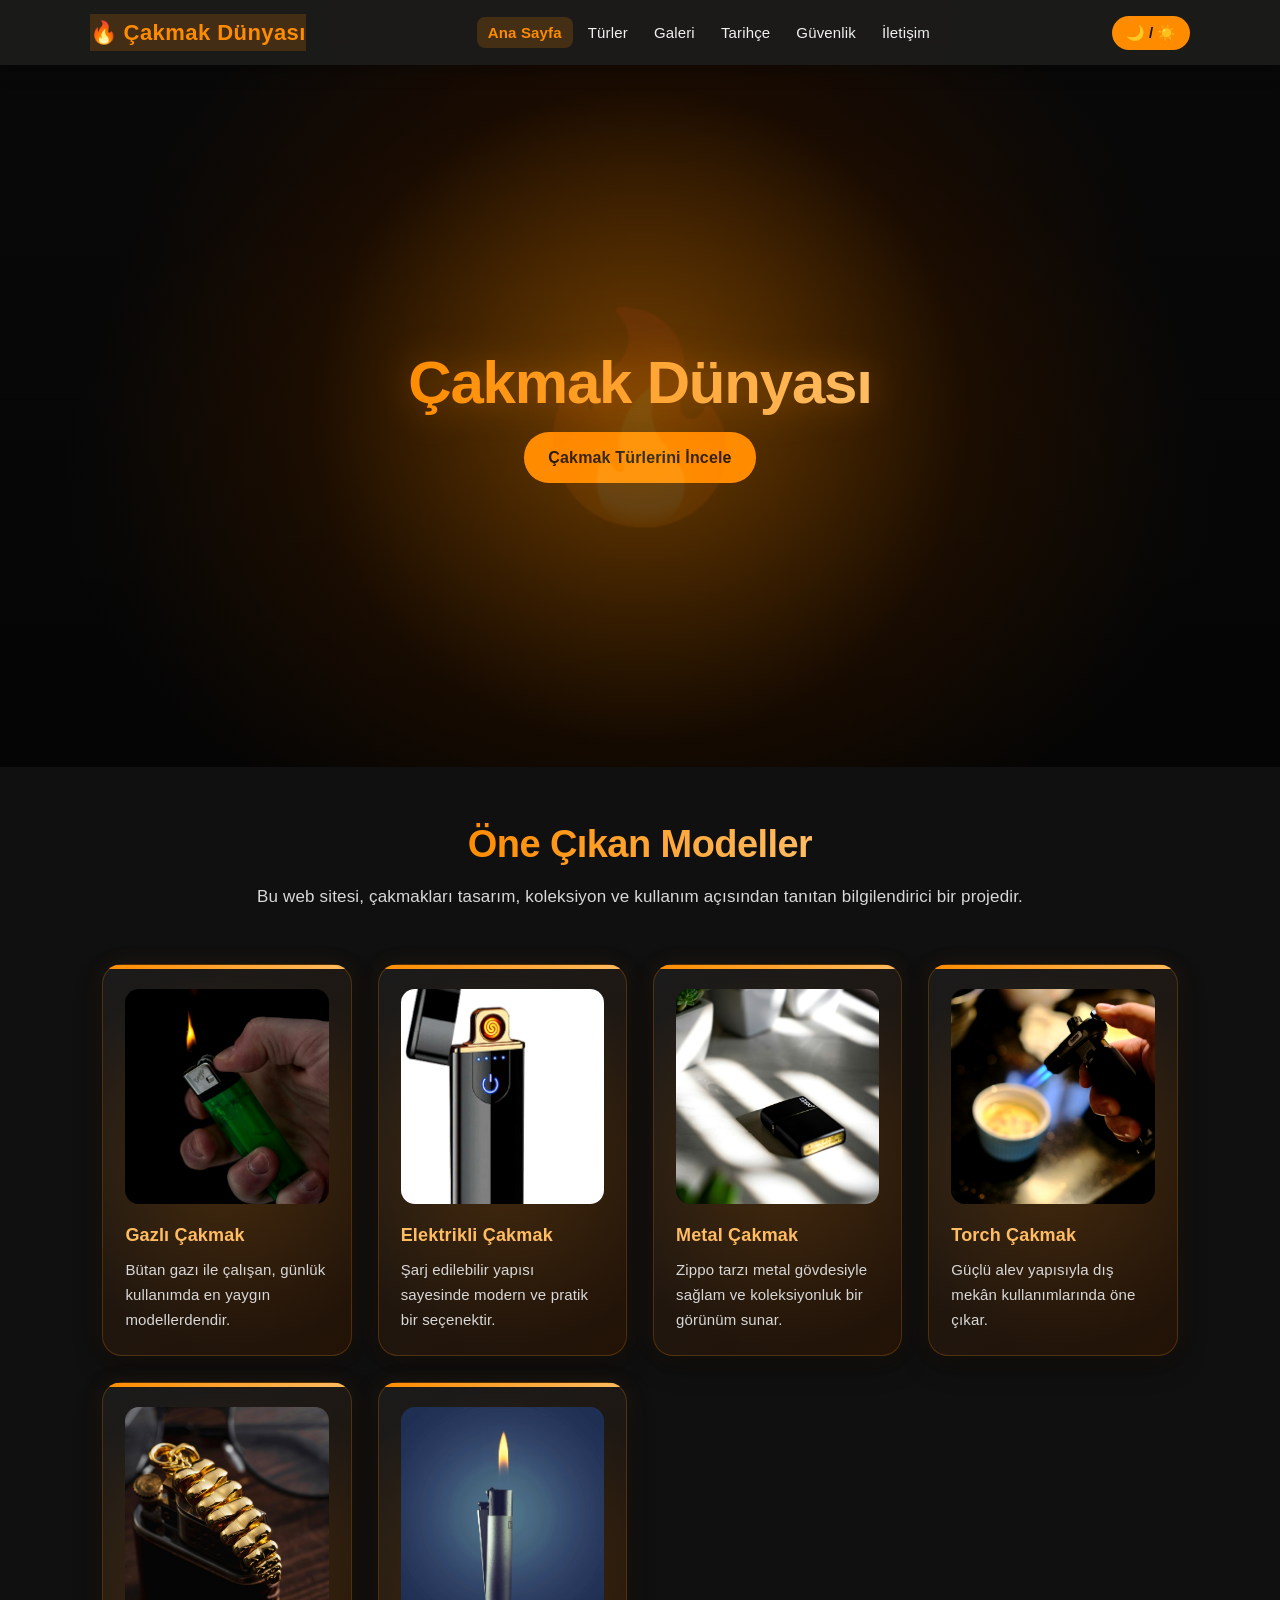
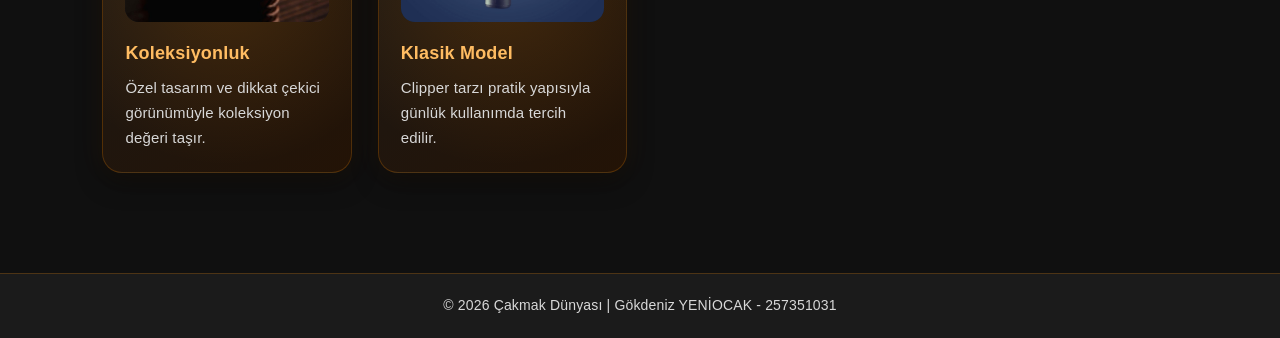
<file: index.html>
<!DOCTYPE html>
<html lang="tr">
<head>
  <meta charset="UTF-8"><meta name="viewport" content="width=device-width, initial-scale=1.0">
<title>Çakmak Dünyası | Ana Sayfa</title>
<meta name="description" content="Çakmak Dünyası — gazlı, elektrikli, metal ve koleksiyonluk çakmak modellerini keşfedin. Tasarım, tarihçe ve güvenli kullanım bilgileri.">
<meta name="author" content="Çakmak Dünyası">
<meta property="og:title" content="Çakmak Dünyası | Ana Sayfa">
<meta property="og:description" content="Gazlı, elektrikli, metal ve koleksiyonluk çakmak modellerini keşfedin. Tasarım, tarihçe ve güvenli kullanım bilgileri.">
<meta property="og:type" content="website">
<meta property="og:image" content="favicon.png">
<meta property="og:locale" content="tr_TR">
<link rel="icon" type="image/png" href="favicon.png">
<link rel="stylesheet" href="style.css?v=2">
</head>
<body>
<header>
  <div id="loader"><div class="loader-flame">🔥</div><p>Çakmak Dünyası yükleniyor...</p></div>
  <nav class="navbar">
    <a href="index.html" class="logo">🔥 Çakmak Dünyası</a>
    <ul>
      <li><a href="index.html">Ana Sayfa</a></li>
      <li><a href="turler.html">Türler</a></li>
      <li><a href="galeri.html">Galeri</a></li>
      <li><a href="tarihce.html">Tarihçe</a></li>
      <li><a href="guvenlik.html">Güvenlik</a></li>
      <li><a href="iletisim.html">İletişim</a></li>
    </ul>
    <button class="theme-btn" onclick="temaDegistir()" title="Tema değiştir">🌙 / ☀️</button>
  </nav>
</header>
<section class="hero">
  <div>
    <h1>Çakmak Dünyası</h1>
    <a class="btn" href="turler.html">Çakmak Türlerini İncele</a>
  </div>
</section>
<main>
<section class="section"><h2>Öne Çıkan Modeller</h2><p class="center-text">Bu web sitesi, çakmakları tasarım, koleksiyon ve kullanım açısından tanıtan bilgilendirici bir projedir.</p></section>
<section class="cards">
  <div class="card">
    <div class="photo-wrap"><img src="images/gazli.jpg" alt="Gazlı Çakmak"></div>
    <h3>Gazlı Çakmak</h3>
    <p>Bütan gazı ile çalışan, günlük kullanımda en yaygın modellerdendir.</p>
  </div>
  <div class="card">
    <div class="photo-wrap"><img src="images/elektrikli.jpg" alt="Elektrikli Çakmak"></div>
    <h3>Elektrikli Çakmak</h3>
    <p>Şarj edilebilir yapısı sayesinde modern ve pratik bir seçenektir.</p>
  </div>
  <div class="card">
    <div class="photo-wrap"><img src="images/metal.jpg" alt="Metal Çakmak"></div>
    <h3>Metal Çakmak</h3>
    <p>Zippo tarzı metal gövdesiyle sağlam ve koleksiyonluk bir görünüm sunar.</p>
  </div>
  <div class="card">
    <div class="photo-wrap"><img src="images/torch.jpg" alt="Torch Çakmak"></div>
    <h3>Torch Çakmak</h3>
    <p>Güçlü alev yapısıyla dış mekân kullanımlarında öne çıkar.</p>
  </div>
  <div class="card">
    <div class="photo-wrap"><img src="images/koleksiyon.jpg" alt="Koleksiyonluk"></div>
    <h3>Koleksiyonluk</h3>
    <p>Özel tasarım ve dikkat çekici görünümüyle koleksiyon değeri taşır.</p>
  </div>
  <div class="card">
    <div class="photo-wrap"><img src="images/klasik.jpg" alt="Klasik Model"></div>
    <h3>Klasik Model</h3>
    <p>Clipper tarzı pratik yapısıyla günlük kullanımda tercih edilir.</p>
  </div>
</section>
</main>
<footer>© 2026 Çakmak Dünyası | Gökdeniz YENİOCAK - 257351031</footer>
<script src="script.js"></script>
</body></html>
</file>
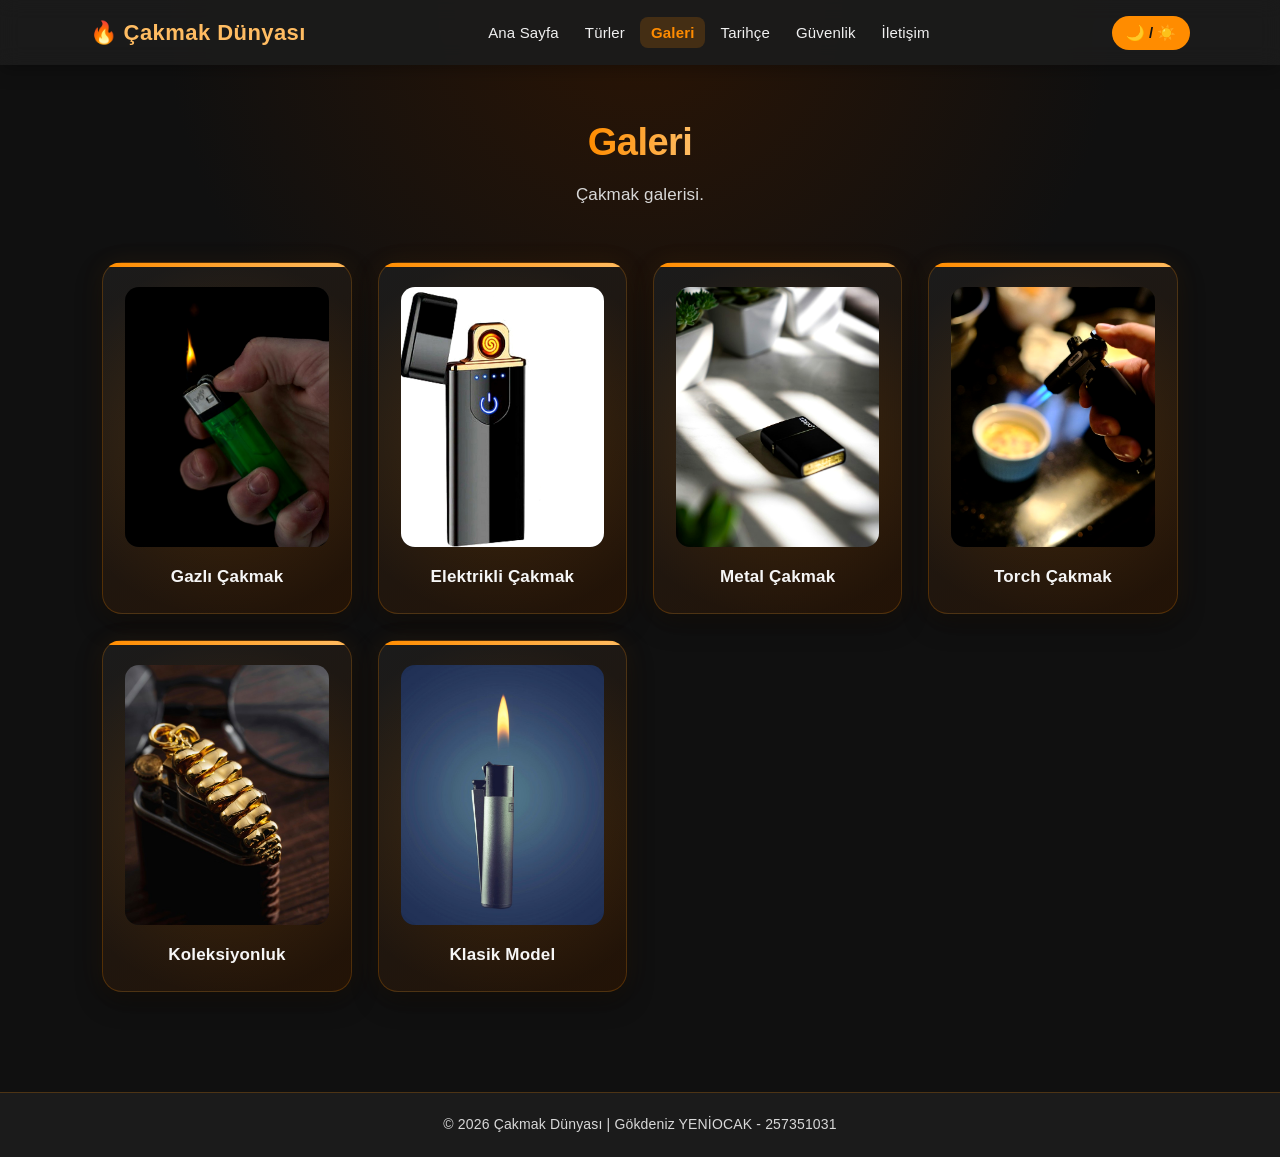
<file: galeri.html>
<!DOCTYPE html><html lang="tr"><head>
<meta charset="UTF-8"><meta name="viewport" content="width=device-width, initial-scale=1.0">
<title>Çakmak Dünyası | Galeri</title>
<meta name="description" content="Gazlı, elektrikli, metal, torch ve koleksiyonluk çakmak modellerinin fotoğraflarını bir arada görün. Çakmak Dünyası görsel galerisi.">
<meta name="author" content="Çakmak Dünyası">
<meta property="og:title" content="Çakmak Dünyası | Galeri">
<meta property="og:description" content="Gazlı, elektrikli, metal, torch ve koleksiyonluk çakmak modellerinin fotoğraflarını bir arada görün. Çakmak Dünyası görsel galerisi.">
<meta property="og:type" content="website">
<meta property="og:image" content="favicon.png">
<meta property="og:locale" content="tr_TR">
<link rel="icon" type="image/png" href="favicon.png">
<link rel="stylesheet" href="style.css?v=2">
</head>
<body>
<header>
  <div id="loader"><div class="loader-flame">🔥</div><p>Çakmak Dünyası yükleniyor...</p></div>
  <nav class="navbar">
    <a href="index.html" class="logo">🔥 Çakmak Dünyası</a>
    <ul>
      <li><a href="index.html">Ana Sayfa</a></li>
      <li><a href="turler.html">Türler</a></li>
      <li><a href="galeri.html">Galeri</a></li>
      <li><a href="tarihce.html">Tarihçe</a></li>
      <li><a href="guvenlik.html">Güvenlik</a></li>
      <li><a href="iletisim.html">İletişim</a></li>
    </ul>
    <button class="theme-btn" onclick="temaDegistir()" title="Tema değiştir">🌙 / ☀️</button>
  </nav>
</header>
<main>
<section class="section"><h1>Galeri</h1><p class="center-text">Çakmak galerisi.</p></section>
<section class="gallery">
  <div class="gallery-item">
    <div class="photo-wrap"><img src="images/gazli.jpg" alt="Gazlı Çakmak"></div>
    <p>Gazlı Çakmak</p>
  </div>
  <div class="gallery-item">
    <div class="photo-wrap"><img src="images/elektrikli.jpg" alt="Elektrikli Çakmak"></div>
    <p>Elektrikli Çakmak</p>
  </div>
  <div class="gallery-item">
    <div class="photo-wrap"><img src="images/metal.jpg" alt="Metal Çakmak"></div>
    <p>Metal Çakmak</p>
  </div>
  <div class="gallery-item">
    <div class="photo-wrap"><img src="images/torch.jpg" alt="Torch Çakmak"></div>
    <p>Torch Çakmak</p>
  </div>
  <div class="gallery-item">
    <div class="photo-wrap"><img src="images/koleksiyon.jpg" alt="Koleksiyonluk"></div>
    <p>Koleksiyonluk</p>
  </div>
  <div class="gallery-item">
    <div class="photo-wrap"><img src="images/klasik.jpg" alt="Klasik Model"></div>
    <p>Klasik Model</p>
  </div>
</section>
</main><footer>© 2026 Çakmak Dünyası | Gökdeniz YENİOCAK - 257351031</footer>
<script src="script.js"></script></body></html>
</file>
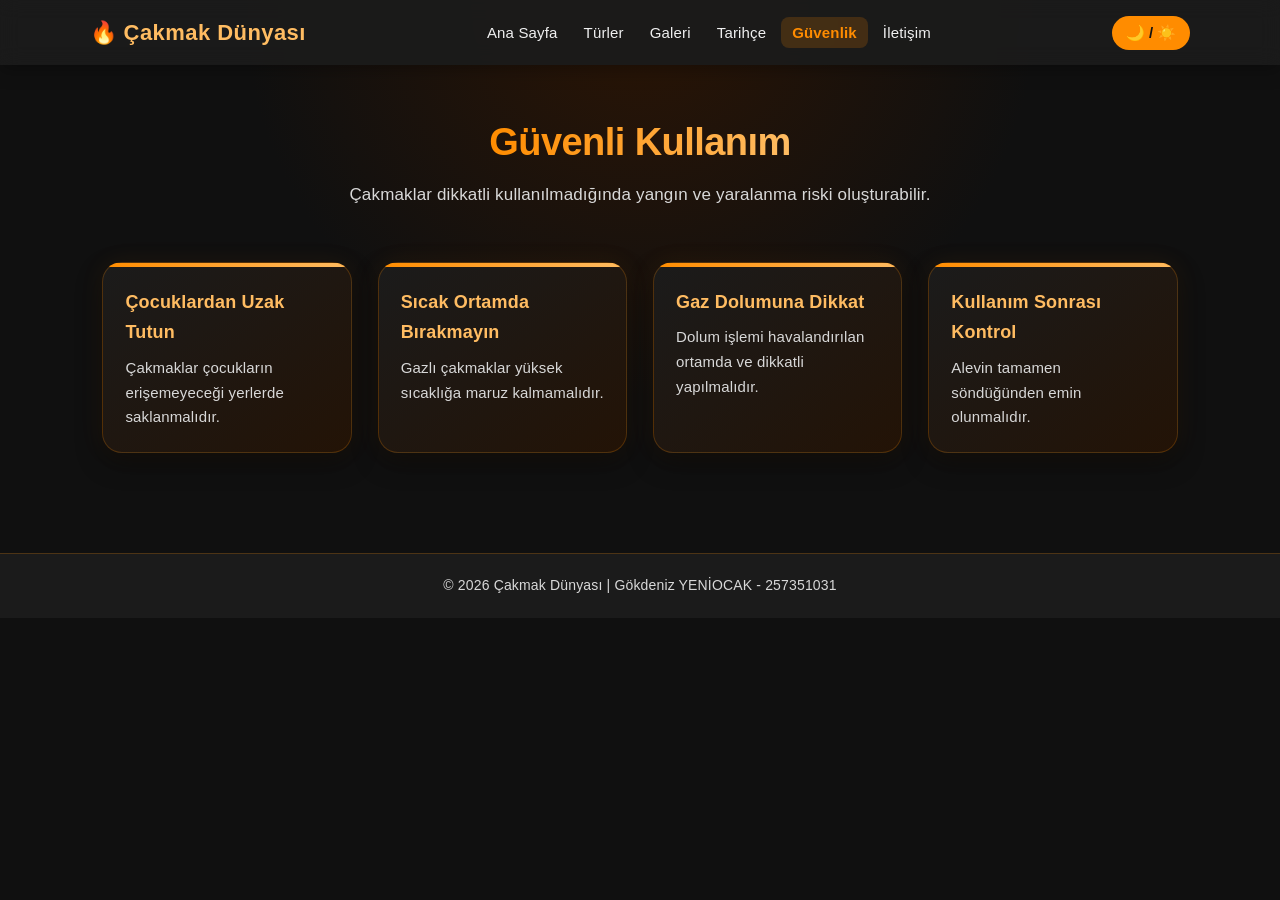
<file: guvenlik.html>
<!DOCTYPE html><html lang="tr"><head>
<meta charset="UTF-8"><meta name="viewport" content="width=device-width, initial-scale=1.0">
<title>Çakmak Dünyası | Güvenlik</title>
<meta name="description" content="Çakmakları güvenle kullanmak için bilmeniz gerekenler: çocuklardan uzak tutma, sıcaktan koruma, gaz dolumu ve alev kontrolüne dair pratik ipuçları.">
<meta name="author" content="Çakmak Dünyası">
<meta property="og:title" content="Çakmak Dünyası | Güvenlik">
<meta property="og:description" content="Çakmakları güvenle kullanmak için bilmeniz gerekenler: çocuklardan uzak tutma, sıcaktan koruma, gaz dolumu ve alev kontrolüne dair pratik ipuçları.">
<meta property="og:type" content="website">
<meta property="og:image" content="favicon.png">
<meta property="og:locale" content="tr_TR">
<link rel="icon" type="image/png" href="favicon.png">
<link rel="stylesheet" href="style.css?v=2">
</head>
<body>
<header>
  <div id="loader"><div class="loader-flame">🔥</div><p>Çakmak Dünyası yükleniyor...</p></div>
  <nav class="navbar">
    <a href="index.html" class="logo">🔥 Çakmak Dünyası</a>
    <ul>
      <li><a href="index.html">Ana Sayfa</a></li>
      <li><a href="turler.html">Türler</a></li>
      <li><a href="galeri.html">Galeri</a></li>
      <li><a href="tarihce.html">Tarihçe</a></li>
      <li><a href="guvenlik.html">Güvenlik</a></li>
      <li><a href="iletisim.html">İletişim</a></li>
    </ul>
    <button class="theme-btn" onclick="temaDegistir()" title="Tema değiştir">🌙 / ☀️</button>
  </nav>
</header>
<main>
<section class="section"><h1>Güvenli Kullanım</h1><p class="center-text">Çakmaklar dikkatli kullanılmadığında yangın ve yaralanma riski oluşturabilir.</p></section>
<section class="tips">
  <div class="tip"><h3>Çocuklardan Uzak Tutun</h3><p>Çakmaklar çocukların erişemeyeceği yerlerde saklanmalıdır.</p></div>
  <div class="tip"><h3>Sıcak Ortamda Bırakmayın</h3><p>Gazlı çakmaklar yüksek sıcaklığa maruz kalmamalıdır.</p></div>
  <div class="tip"><h3>Gaz Dolumuna Dikkat</h3><p>Dolum işlemi havalandırılan ortamda ve dikkatli yapılmalıdır.</p></div>
  <div class="tip"><h3>Kullanım Sonrası Kontrol</h3><p>Alevin tamamen söndüğünden emin olunmalıdır.</p></div>
</section>
</main><footer>© 2026 Çakmak Dünyası | Gökdeniz YENİOCAK - 257351031</footer>
<script src="script.js"></script></body></html>
</file>
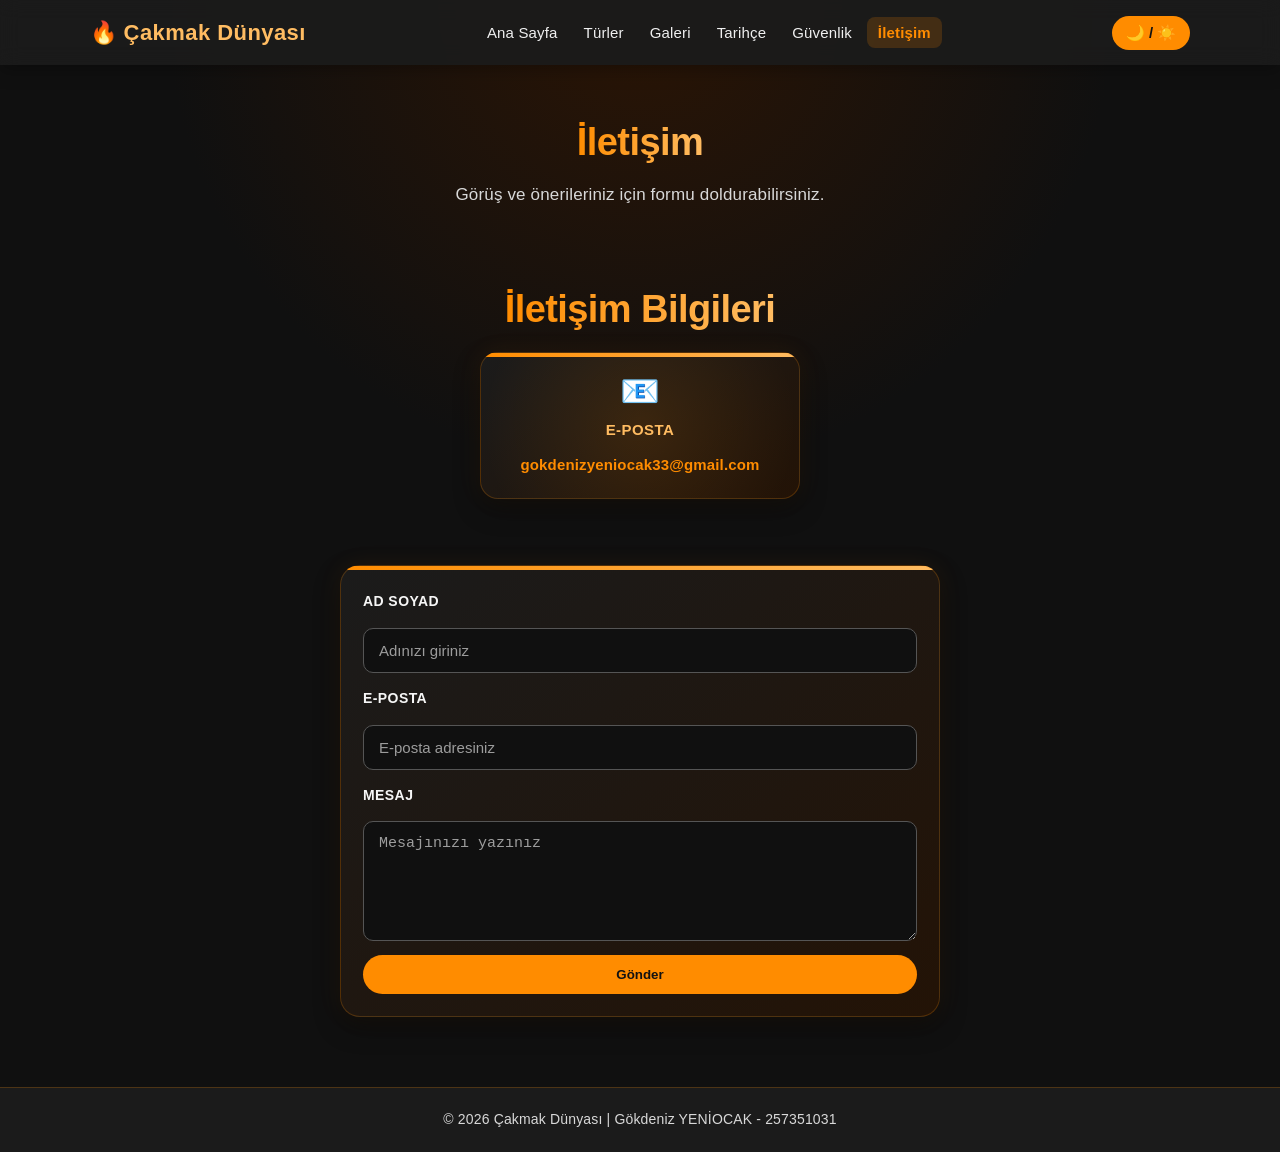
<file: iletisim.html>
<!DOCTYPE html><html lang="tr"><head>
<meta charset="UTF-8"><meta name="viewport" content="width=device-width, initial-scale=1.0">
<title>Çakmak Dünyası | İletişim</title>
<meta name="description" content="Çakmak Dünyası ile iletişime geçin. Görüş, öneri ve sorularınızı iletişim formu aracılığıyla bize iletebilirsiniz.">
<meta name="author" content="Çakmak Dünyası">
<meta property="og:title" content="Çakmak Dünyası | İletişim">
<meta property="og:description" content="Çakmak Dünyası ile iletişime geçin. Görüş, öneri ve sorularınızı iletişim formu aracılığıyla bize iletebilirsiniz.">
<meta property="og:type" content="website">
<meta property="og:image" content="favicon.png">
<meta property="og:locale" content="tr_TR">
<link rel="icon" type="image/png" href="favicon.png">
<link rel="stylesheet" href="style.css?v=2">
</head>
<body>
<header>
  <div id="loader"><div class="loader-flame">🔥</div><p>Çakmak Dünyası yükleniyor...</p></div>
  <nav class="navbar">
    <a href="index.html" class="logo">🔥 Çakmak Dünyası</a>
    <ul>
      <li><a href="index.html">Ana Sayfa</a></li>
      <li><a href="turler.html">Türler</a></li>
      <li><a href="galeri.html">Galeri</a></li>
      <li><a href="tarihce.html">Tarihçe</a></li>
      <li><a href="guvenlik.html">Güvenlik</a></li>
      <li><a href="iletisim.html">İletişim</a></li>
    </ul>
    <button class="theme-btn" onclick="temaDegistir()" title="Tema değiştir">🌙 / ☀️</button>
  </nav>
</header>
<main>
<section class="section"><h1>İletişim</h1><p class="center-text">Görüş ve önerileriniz için formu doldurabilirsiniz.</p></section>

<!-- ── İLETİŞİM BİLGİ KARTLARI ──────────────────────────────────── -->
<section class="section iletisim-bilgi-baslik"><h2>İletişim Bilgileri</h2></section>
<div class="iletisim-kartlar">
  <div class="iletisim-kart">
    <span class="iletisim-kart-ikon">📧</span>
    <h3>E-posta</h3>
    <a href="mailto:gokdenizyeniocak33@gmail.com">gokdenizyeniocak33@gmail.com</a>
  </div>
</div>

<!-- ── İLETİŞİM FORMU ───────────────────────────────────────────── -->
<section class="contact-box">
<form id="iletisim-form" onsubmit="formGonder(event)">
<label for="ad">Ad Soyad</label><input type="text" id="ad" name="ad" placeholder="Adınızı giriniz" required>
<label for="eposta">E-posta</label><input type="email" id="eposta" name="eposta" placeholder="E-posta adresiniz" required>
<label for="mesaj">Mesaj</label><textarea id="mesaj" name="mesaj" placeholder="Mesajınızı yazınız" required></textarea>
<button type="submit">Gönder</button>
</form>
<div id="form-basari" class="form-basari gizli" role="status" aria-live="polite">
  <span class="form-basari-ikon">✅</span>
  <span>Mesajınız hazırlandı, mail uygulamanız açılıyor…</span>
</div>
</section>

</main><footer>© 2026 Çakmak Dünyası | Gökdeniz YENİOCAK - 257351031</footer>
<script src="script.js"></script></body></html>
</file>
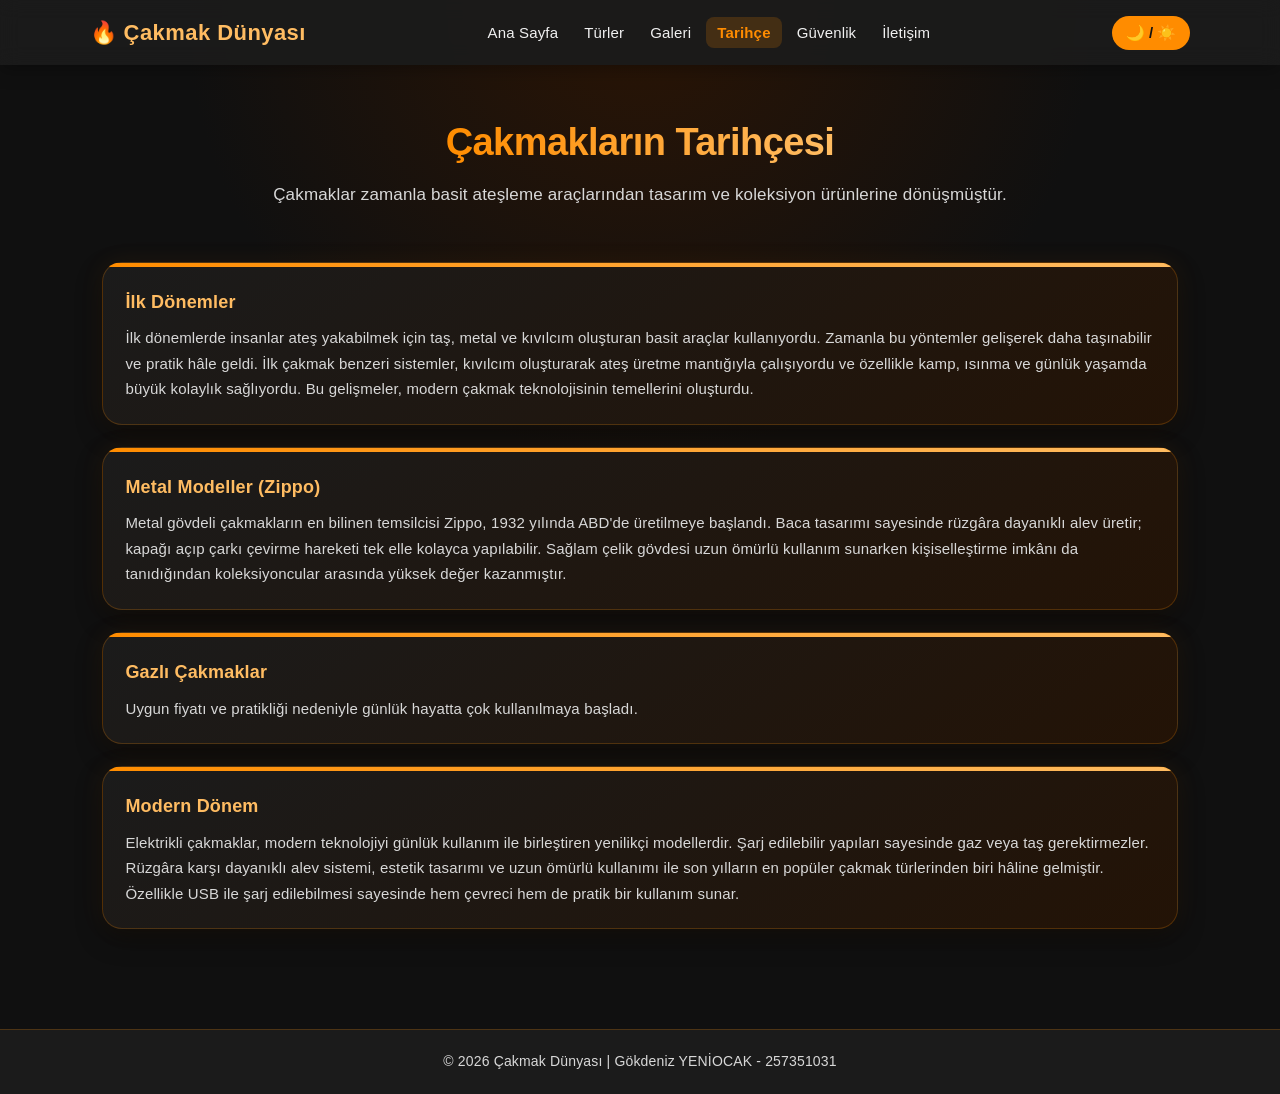
<file: tarihce.html>
<!DOCTYPE html><html lang="tr"><head>
<meta charset="UTF-8"><meta name="viewport" content="width=device-width, initial-scale=1.0">
<title>Çakmak Dünyası | Tarihçe</title>
<meta name="description" content="İlk ateşleme araçlarından modern elektrikli çakmaklara uzanan tarihsel yolculuğu keşfedin. Zippo, gazlı ve elektrikli çakmakların gelişim tarihi.">
<meta name="author" content="Çakmak Dünyası">
<meta property="og:title" content="Çakmak Dünyası | Tarihçe">
<meta property="og:description" content="İlk ateşleme araçlarından modern elektrikli çakmaklara uzanan tarihsel yolculuğu keşfedin. Zippo, gazlı ve elektrikli çakmakların gelişim tarihi.">
<meta property="og:type" content="website">
<meta property="og:image" content="favicon.png">
<meta property="og:locale" content="tr_TR">
<link rel="icon" type="image/png" href="favicon.png">
<link rel="stylesheet" href="style.css?v=2">
</head>
<body>
<header>
  <div id="loader"><div class="loader-flame">🔥</div><p>Çakmak Dünyası yükleniyor...</p></div>
  <nav class="navbar">
    <a href="index.html" class="logo">🔥 Çakmak Dünyası</a>
    <ul>
      <li><a href="index.html">Ana Sayfa</a></li>
      <li><a href="turler.html">Türler</a></li>
      <li><a href="galeri.html">Galeri</a></li>
      <li><a href="tarihce.html">Tarihçe</a></li>
      <li><a href="guvenlik.html">Güvenlik</a></li>
      <li><a href="iletisim.html">İletişim</a></li>
    </ul>
    <button class="theme-btn" onclick="temaDegistir()" title="Tema değiştir">🌙 / ☀️</button>
  </nav>
</header>
<main>
<section class="section"><h1>Çakmakların Tarihçesi</h1><p class="center-text">Çakmaklar zamanla basit ateşleme araçlarından tasarım ve koleksiyon ürünlerine dönüşmüştür.</p></section>
<section class="timeline">
  <div><h3>İlk Dönemler</h3><p>İlk dönemlerde insanlar ateş yakabilmek için taş, metal ve kıvılcım oluşturan basit araçlar kullanıyordu. Zamanla bu yöntemler gelişerek daha taşınabilir ve pratik hâle geldi. İlk çakmak benzeri sistemler, kıvılcım oluşturarak ateş üretme mantığıyla çalışıyordu ve özellikle kamp, ısınma ve günlük yaşamda büyük kolaylık sağlıyordu. Bu gelişmeler, modern çakmak teknolojisinin temellerini oluşturdu.</p></div>
  <div><h3>Metal Modeller (Zippo)</h3><p>Metal gövdeli çakmakların en bilinen temsilcisi Zippo, 1932 yılında ABD'de üretilmeye başlandı. Baca tasarımı sayesinde rüzgâra dayanıklı alev üretir; kapağı açıp çarkı çevirme hareketi tek elle kolayca yapılabilir. Sağlam çelik gövdesi uzun ömürlü kullanım sunarken kişiselleştirme imkânı da tanıdığından koleksiyoncular arasında yüksek değer kazanmıştır.</p></div>
  <div><h3>Gazlı Çakmaklar</h3><p>Uygun fiyatı ve pratikliği nedeniyle günlük hayatta çok kullanılmaya başladı.</p></div>
  <div><h3>Modern Dönem</h3><p>Elektrikli çakmaklar, modern teknolojiyi günlük kullanım ile birleştiren yenilikçi modellerdir. Şarj edilebilir yapıları sayesinde gaz veya taş gerektirmezler. Rüzgâra karşı dayanıklı alev sistemi, estetik tasarımı ve uzun ömürlü kullanımı ile son yılların en popüler çakmak türlerinden biri hâline gelmiştir. Özellikle USB ile şarj edilebilmesi sayesinde hem çevreci hem de pratik bir kullanım sunar.</p></div>
</section>
</main><footer>© 2026 Çakmak Dünyası | Gökdeniz YENİOCAK - 257351031</footer>
<script src="script.js"></script></body></html>
</file>
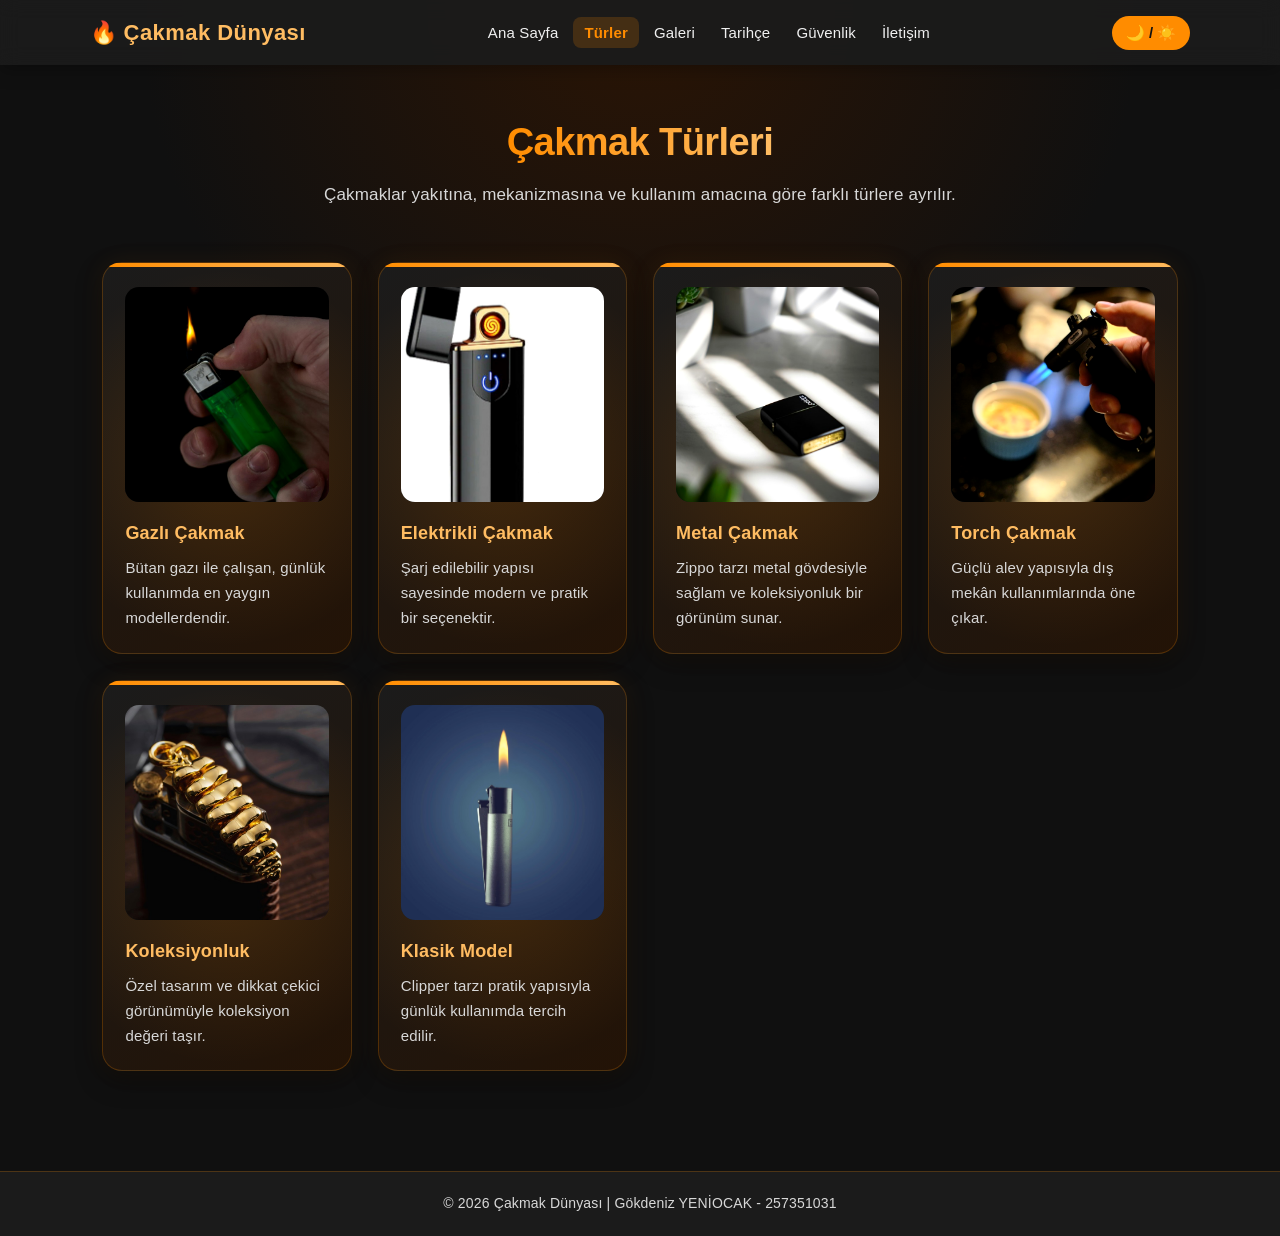
<file: turler.html>
<!DOCTYPE html><html lang="tr"><head>
<meta charset="UTF-8"><meta name="viewport" content="width=device-width, initial-scale=1.0">
<title>Çakmak Dünyası | Türler</title>
<meta name="description" content="Gazlı, elektrikli, metal, torch ve koleksiyonluk çakmak türlerini yakıt tipi, mekanizma ve kullanım amacına göre karşılaştırmalı olarak inceleyin.">
<meta name="author" content="Çakmak Dünyası">
<meta property="og:title" content="Çakmak Dünyası | Türler">
<meta property="og:description" content="Gazlı, elektrikli, metal, torch ve koleksiyonluk çakmak türlerini yakıt tipi, mekanizma ve kullanım amacına göre karşılaştırmalı olarak inceleyin.">
<meta property="og:type" content="website">
<meta property="og:image" content="favicon.png">
<meta property="og:locale" content="tr_TR">
<link rel="icon" type="image/png" href="favicon.png">
<link rel="stylesheet" href="style.css?v=2">
</head>

<body>
<header>
  <div id="loader"><div class="loader-flame">🔥</div><p>Çakmak Dünyası yükleniyor...</p></div>
  <nav class="navbar">
    <a href="index.html" class="logo">🔥 Çakmak Dünyası</a>
    <ul>
      <li><a href="index.html">Ana Sayfa</a></li>
      <li><a href="turler.html">Türler</a></li>
      <li><a href="galeri.html">Galeri</a></li>
      <li><a href="tarihce.html">Tarihçe</a></li>
      <li><a href="guvenlik.html">Güvenlik</a></li>
      <li><a href="iletisim.html">İletişim</a></li>
    </ul>
    <button class="theme-btn" onclick="temaDegistir()" title="Tema değiştir">🌙 / ☀️</button>
  </nav>
</header>
<main>
<section class="section"><h1>Çakmak Türleri</h1><p class="center-text">Çakmaklar yakıtına, mekanizmasına ve kullanım amacına göre farklı türlere ayrılır.</p></section>
<section class="cards">
  <div class="card">
    <div class="photo-wrap"><img src="images/gazli.jpg" alt="Gazlı Çakmak"></div>
    <h3>Gazlı Çakmak</h3>
    <p>Bütan gazı ile çalışan, günlük kullanımda en yaygın modellerdendir.</p>
  </div>
  <div class="card">
    <div class="photo-wrap"><img src="images/elektrikli.jpg" alt="Elektrikli Çakmak"></div>
    <h3>Elektrikli Çakmak</h3>
    <p>Şarj edilebilir yapısı sayesinde modern ve pratik bir seçenektir.</p>
  </div>
  <div class="card">
    <div class="photo-wrap"><img src="images/metal.jpg" alt="Metal Çakmak"></div>
    <h3>Metal Çakmak</h3>
    <p>Zippo tarzı metal gövdesiyle sağlam ve koleksiyonluk bir görünüm sunar.</p>
  </div>
  <div class="card">
    <div class="photo-wrap"><img src="images/torch.jpg" alt="Torch Çakmak"></div>
    <h3>Torch Çakmak</h3>
    <p>Güçlü alev yapısıyla dış mekân kullanımlarında öne çıkar.</p>
  </div>
  <div class="card">
    <div class="photo-wrap"><img src="images/koleksiyon.jpg" alt="Koleksiyonluk"></div>
    <h3>Koleksiyonluk</h3>
    <p>Özel tasarım ve dikkat çekici görünümüyle koleksiyon değeri taşır.</p>
  </div>
  <div class="card">
    <div class="photo-wrap"><img src="images/klasik.jpg" alt="Klasik Model"></div>
    <h3>Klasik Model</h3>
    <p>Clipper tarzı pratik yapısıyla günlük kullanımda tercih edilir.</p>
  </div>
</section>
</main><footer>© 2026 Çakmak Dünyası | Gökdeniz YENİOCAK - 257351031</footer>
<script src="script.js"></script></body></html>
</file>
<file: style.css>
/* ── RESET & TOKENS ─────────────────────────────────────────────── */
*{margin:0;padding:0;box-sizing:border-box}

:root{
  --bg:#101010;
  --card:#1b1b1b;
  --card2:#231306;
  --text:#f6f6f6;
  --muted:#d8d8d8;
  --orange:#ff8c00;
  --soft:#ffbc62;
  /* extra tokens for two-theme clarity */
  --nav-bg:rgba(27,27,27,.94);
  --nav-link:#f0f0f0;
  --nav-logo:var(--soft);
  --shadow-card:0 10px 26px rgba(0,0,0,.38),0 0 25px rgba(255,140,0,.08);
  --shadow-hover:0 14px 30px rgba(0,0,0,.45),0 0 35px rgba(255,140,0,.18);
  --border-card:rgba(255,140,0,.22);
  --input-bg:var(--bg);
  --input-border:#555;
  --heading-gradient:linear-gradient(90deg,var(--orange),var(--soft));
  --selection-bg:#ff8c00;
  --selection-text:#111;
}

body.light{
  --bg:#e9dec9;
  --card:#ffffff;
  --card2:#fff4e6;
  --text:#1a1a1a;
  --muted:#4a4035;
  /* ── LIGHT NAVBAR FIX: açık yarı-saydam zemin ── */
  --nav-bg:rgba(255,248,240,.96);
  --nav-logo:#b35a00;
  --nav-link:#1a1a1a;
  /* ── LIGHT başlık: krem zeminde okunur koyu turuncu ── */
  --soft:#c46000;
  /* ── LIGHT kart gölgesi: koyu glow kaldırıldı ── */
  --shadow-card:0 10px 26px rgba(90,45,0,.13),0 2px 8px rgba(90,45,0,.08);
  --shadow-hover:0 18px 40px rgba(90,45,0,.22),0 0 0 1px rgba(255,140,0,.30);
  --border-card:rgba(150,80,0,.16);
  --input-bg:#fff;
  --input-border:#bbb;
  --heading-gradient:linear-gradient(90deg,#b35a00,#d97700);
  --selection-bg:#ff8c00;
  --selection-text:#fff;
}

/* ── TYPOGRAPHY SCALE ───────────────────────────────────────────── */
body{
  font-family:Arial,sans-serif;
  background:radial-gradient(circle at top,#2b1505 0%,var(--bg) 36%,var(--bg) 100%);
  color:var(--text);
  line-height:1.7;
  letter-spacing:.01em;
  transition:background .3s,color .3s;
  min-height:100vh;
}
body.light{
  background:
    radial-gradient(circle at 50% -10%,#ffdfb0 0%,transparent 45%),
    linear-gradient(160deg,#f1e7d6 0%,var(--bg) 45%,#e2d4ba 100%);
  background-attachment:fixed;
}

/* ── TEXT SELECTION ─────────────────────────────────────────────── */
::selection{background:var(--selection-bg);color:var(--selection-text)}

/* ── SCROLLBAR ──────────────────────────────────────────────────── */
::-webkit-scrollbar{width:8px}
::-webkit-scrollbar-track{background:var(--bg)}
::-webkit-scrollbar-thumb{background:var(--orange);border-radius:4px}
::-webkit-scrollbar-thumb:hover{background:var(--soft)}

/* ── LOADER ─────────────────────────────────────────────────────── */
#loader{
  position:fixed;inset:0;background:#101010;color:white;
  z-index:999;display:flex;flex-direction:column;
  align-items:center;justify-content:center;transition:.4s
}
#loader.hide{opacity:0;pointer-events:none}
.loader-flame{font-size:60px;animation:flicker .6s infinite alternate}
@keyframes flicker{
  from{transform:scale(1) rotate(-4deg);filter:brightness(1)}
  to{transform:scale(1.15) rotate(4deg);filter:brightness(1.7)}
}

/* ── NAVBAR ─────────────────────────────────────────────────────── */
.navbar{
  background:var(--nav-bg);
  backdrop-filter:blur(10px);
  -webkit-backdrop-filter:blur(10px);
  display:flex;justify-content:space-between;align-items:center;
  padding:14px 7%;
  position:sticky;top:0;z-index:10;
  box-shadow:0 3px 18px rgba(0,0,0,.35);
  transition:background .3s,box-shadow .3s;
}
body.light .navbar{
  box-shadow:0 3px 18px rgba(0,0,0,.12),0 1px 0 rgba(180,90,0,.15);
}
.navbar a.logo{
  font-size:22px;font-weight:700;
  color:var(--nav-logo);
  letter-spacing:.02em;
  text-decoration:none;
  padding:0;border-radius:0;
  transition:color .3s,transform .25s;
}
.navbar a.logo:hover{background:none;transform:scale(1.04)}
.navbar a.logo:focus-visible{outline:2px solid var(--orange);outline-offset:3px;border-radius:8px}
.navbar ul{display:flex;list-style:none;gap:4px;flex-wrap:wrap}
.navbar a{
  color:var(--nav-link);
  text-decoration:none;
  transition:background .25s,color .25s;
  padding:7px 11px;border-radius:8px;
  font-size:15px;font-weight:500;
  position:relative;
}
.navbar a:hover{background:var(--orange);color:#121212}
/* aktif sayfa vurgusu — JS ile .active eklenir */
.navbar a.active{
  background:rgba(255,140,0,.18);
  color:var(--orange);
  font-weight:700;
}
body.light .navbar a.active{
  background:rgba(180,90,0,.12);
  color:#b35a00;
}
.navbar a:focus-visible{
  outline:2px solid var(--orange);outline-offset:2px;border-radius:8px
}

/* tema butonu */
.theme-btn{
  border:none;border-radius:20px;padding:8px 14px;
  background:var(--orange);cursor:pointer;
  font-size:15px;transition:.25s;
  color:#121212;font-weight:bold;
}
.theme-btn:hover{background:var(--soft);transform:scale(1.05)}
.theme-btn:focus-visible{outline:2px solid var(--soft);outline-offset:2px}

/* ── HERO ────────────────────────────────────────────────────────── */
.hero{
  min-height:78vh;
  background:
    linear-gradient(rgba(0,0,0,.48),rgba(0,0,0,.72)),
    radial-gradient(circle at center,#ff8c00,#321602 45%,#101010 75%);
  display:flex;justify-content:center;align-items:center;
  text-align:center;padding:40px;
  position:relative;overflow:hidden;
}
/* light temada hero: siyah yerine sicak gun batimi */
body.light .hero{
  background:
    linear-gradient(rgba(255,250,242,.16),rgba(255,236,210,.44)),
    radial-gradient(circle at 50% 42%,#ffca7a 0%,#ff9e42 40%,#f4e6d0 82%);
}
/* subtle shimmer overlay */
.hero:after{
  content:"";position:absolute;inset:0;
  background:radial-gradient(ellipse at 50% 60%,rgba(255,140,0,.08) 0%,transparent 65%);
  animation:heroGlow 4s ease-in-out infinite alternate;
  pointer-events:none;
}
@keyframes heroGlow{
  from{opacity:.6;transform:scale(1)}
  to{opacity:1;transform:scale(1.04)}
}
.hero:before{
  content:"🔥";position:absolute;
  font-size:200px;opacity:.09;
  animation:float 5s infinite ease-in-out;
  pointer-events:none;
}
@keyframes float{
  0%,100%{transform:translateY(28px) rotate(-4deg)}
  50%{transform:translateY(-28px) rotate(4deg)}
}
.hero h1{
  font-size:60px;font-weight:800;letter-spacing:-.02em;line-height:1.1;
  background:var(--heading-gradient);
  -webkit-background-clip:text;-webkit-text-fill-color:transparent;
  background-clip:text;
  margin-bottom:16px;
  /* fallback for no-clip support */
  filter:drop-shadow(0 0 18px rgba(255,140,0,.35));
  position:relative;z-index:1;
}
body.light .hero h1{
  background:linear-gradient(90deg,#8a3500,#b35a00);
  -webkit-background-clip:text;background-clip:text;
  filter:drop-shadow(0 2px 5px rgba(120,60,0,.20));
}
body.light .hero p{color:#5a4632}
.hero p{
  max-width:760px;margin:0 auto 28px;font-size:19px;
  color:#e8e8e8;position:relative;z-index:1;
  text-shadow:0 1px 4px rgba(0,0,0,.6);
}

/* ── BUTTONS ─────────────────────────────────────────────────────── */
.btn,button{
  background:var(--orange);color:#121212;
  padding:12px 24px;border:none;border-radius:25px;
  font-weight:700;cursor:pointer;text-decoration:none;
  transition:background .25s,transform .2s,box-shadow .25s;
  display:inline-block;
}
.btn:hover,button:hover{
  background:var(--soft);
  transform:translateY(-2px) scale(1.04);
  box-shadow:0 6px 20px rgba(255,140,0,.35);
}
.btn:focus-visible,button:focus-visible{
  outline:2px solid var(--soft);outline-offset:3px
}

/* ── SECTIONS ────────────────────────────────────────────────────── */
.section{padding:55px 8% 22px;text-align:center}
.section h1,.section h2{
  display:inline-block;
  background:var(--heading-gradient);
  -webkit-background-clip:text;-webkit-text-fill-color:transparent;
  background-clip:text;
  margin-bottom:14px;font-size:38px;font-weight:800;
  letter-spacing:-.015em;line-height:1.2;
}
.center-text{
  max-width:850px;margin:0 auto;
  color:var(--muted);font-size:17px;line-height:1.75;
}

/* ── CARDS / GALLERY / TIPS ─────────────────────────────────────── */
.cards,.gallery,.tips{
  padding:30px 8% 70px;
  display:grid;
  grid-template-columns:repeat(auto-fit,minmax(245px,1fr));
  gap:26px;
}
.card,.gallery-item,.tip,.timeline div,.contact-box{
  background:
    linear-gradient(90deg,var(--orange),var(--soft)) 0 0 / 100% 4px no-repeat,
    linear-gradient(145deg,var(--card),var(--card2));
  border-radius:20px;padding:24px 22px 22px;
  box-shadow:var(--shadow-card);
  transition:transform .3s ease,box-shadow .3s ease,border-color .3s ease;
  border:1px solid var(--border-card);
  position:relative;overflow:hidden;
}
/* dark'ta iç glow overlay — light'ta kaldırıldı */
.card:before,.gallery-item:before{
  content:"";position:absolute;inset:-80px;
  background:radial-gradient(circle,rgba(255,140,0,.22),transparent 55%);
  opacity:.75;pointer-events:none;
  transition:opacity .3s;
}
body.light .card:before,body.light .gallery-item:before{opacity:0}

.card:hover,.gallery-item:hover,.tip:hover,.timeline div:hover{
  transform:translateY(-7px);
  border-color:var(--orange);
  box-shadow:var(--shadow-hover);
}

/* ── PHOTO WRAP ─────────────────────────────────────────────────── */
.photo-wrap{
  height:215px;border-radius:14px;overflow:hidden;
  background:radial-gradient(circle,#5a2a05 0%,#181818 58%);
  margin-bottom:16px;position:relative;z-index:1;
  display:flex;align-items:center;justify-content:center;
}
body.light .photo-wrap{
  background:radial-gradient(circle,#ffe0b2 0%,#e0c49a 58%);
}
.photo-wrap img{
  width:100%;height:100%;object-fit:cover;
  filter:contrast(1.05) saturate(1.05);
  transition:transform .4s ease,filter .4s ease;
  display:block;
}
.photo-wrap:hover img{
  transform:scale(1.06);
  filter:contrast(1.08) saturate(1.12);
}

/* ── CARD TYPOGRAPHY ─────────────────────────────────────────────── */
.card h3,.tip h3,.timeline h3{
  color:var(--soft);margin-bottom:8px;
  position:relative;z-index:1;
  font-size:18px;font-weight:700;letter-spacing:.01em;
}
.card p,.gallery-item p{
  position:relative;z-index:1;
  color:var(--muted);line-height:1.65;font-size:15px;
}
.gallery-item{text-align:center}
.gallery-item .photo-wrap{height:260px}
.gallery-item p{
  font-weight:700;font-size:17px;
  color:var(--text);
}

/* ── TIP (güvenlik) ──────────────────────────────────────────────── */
.tip h3{color:var(--soft)}
.tip p{color:var(--muted);font-size:15px;line-height:1.65;position:relative;z-index:1}

/* ── TIMELINE ────────────────────────────────────────────────────── */
.timeline{padding:30px 8% 70px;display:grid;gap:22px}
.timeline div p{
  color:var(--muted);font-size:15px;line-height:1.7;
}

/* ── CONTACT ─────────────────────────────────────────────────────── */
.contact-box{max-width:600px;margin:30px auto 70px}
form{display:flex;flex-direction:column;gap:14px}
label{
  font-size:14px;font-weight:600;
  color:var(--text);letter-spacing:.03em;
  text-transform:uppercase;
}
input,textarea{
  padding:13px 15px;
  border:1px solid var(--input-border);
  border-radius:10px;
  background:var(--input-bg);
  color:var(--text);
  font-size:15px;
  transition:border-color .25s,box-shadow .25s;
}
input::placeholder,textarea::placeholder{
  color:var(--muted);opacity:.7;
}
input:focus,textarea:focus{
  outline:none;
  border-color:var(--orange);
  box-shadow:0 0 0 3px rgba(255,140,0,.18);
}
textarea{min-height:120px;resize:vertical}

/* ── İLETİŞİM BİLGİ KARTLARI ────────────────────────────────────── */
.iletisim-bilgi-baslik{padding-bottom:6px}

.iletisim-kartlar{
  max-width:360px;
  margin:0 auto;
  padding:0 20px 36px;
  display:grid;
  grid-template-columns:1fr;
  gap:22px;
}

.iletisim-kart{
  background:
    linear-gradient(90deg,var(--orange),var(--soft)) 0 0 / 100% 4px no-repeat,
    linear-gradient(145deg,var(--card),var(--card2));
  border-radius:18px;
  padding:22px 20px 20px;
  box-shadow:var(--shadow-card);
  border:1px solid var(--border-card);
  transition:transform .3s ease,box-shadow .3s ease,border-color .3s ease;
  text-align:center;
  position:relative;overflow:hidden;
}
.iletisim-kart:before{
  content:"";position:absolute;inset:-80px;
  background:radial-gradient(circle,rgba(255,140,0,.18),transparent 55%);
  opacity:.7;pointer-events:none;transition:opacity .3s;
}
body.light .iletisim-kart:before{opacity:0}

.iletisim-kart:hover{
  transform:translateY(-6px);
  border-color:var(--orange);
  box-shadow:var(--shadow-hover);
}

.iletisim-kart-ikon{
  font-size:32px;
  display:block;
  margin-bottom:10px;
  position:relative;z-index:1;
  line-height:1;
}

.iletisim-kart h3{
  color:var(--soft);
  font-size:15px;font-weight:700;
  letter-spacing:.03em;text-transform:uppercase;
  margin-bottom:8px;
  position:relative;z-index:1;
}
body.light .iletisim-kart h3{color:#b35a00}

.iletisim-kart a{
  color:var(--orange);
  font-size:15px;font-weight:600;
  text-decoration:none;
  word-break:break-all;
  position:relative;z-index:1;
  transition:color .22s,text-decoration .22s;
}
.iletisim-kart a:hover{
  color:var(--soft);
  text-decoration:underline;
}
body.light .iletisim-kart a{color:#b35a00}
body.light .iletisim-kart a:hover{color:#8a3500}

.iletisim-kart span:not(.iletisim-kart-ikon){
  font-size:14px;
  color:var(--muted);
  line-height:1.6;
  position:relative;z-index:1;
  display:block;
}

/* ── FORM BAŞARI MESAJI ──────────────────────────────────────────── */
.gizli{display:none!important}

.form-basari{
  display:flex;
  align-items:center;
  gap:10px;
  margin-top:16px;
  padding:14px 18px;
  border-radius:12px;
  background:linear-gradient(135deg,rgba(34,160,80,.18),rgba(255,140,0,.12));
  border:1px solid rgba(34,160,80,.35);
  color:var(--text);
  font-size:15px;font-weight:600;
  animation:basariGoster .35s ease;
}
body.light .form-basari{
  background:linear-gradient(135deg,rgba(34,160,80,.14),rgba(255,140,0,.09));
  border-color:rgba(34,140,70,.30);
  color:#1a1a1a;
}
.form-basari-ikon{font-size:22px;flex-shrink:0}

@keyframes basariGoster{
  from{opacity:0;transform:translateY(8px)}
  to{opacity:1;transform:translateY(0)}
}
@media(prefers-reduced-motion:reduce){
  .form-basari{animation:none}
}

/* ── SOSYAL MEDYA ────────────────────────────────────────────────── */
.sosyal-bolum{
  padding:10px 8% 70px;
  text-align:center;
}

.sosyal-baslik{
  display:inline-block;
  background:var(--heading-gradient);
  -webkit-background-clip:text;-webkit-text-fill-color:transparent;
  background-clip:text;
  font-size:28px;font-weight:800;
  letter-spacing:-.01em;
  margin-bottom:24px;
}

.sosyal-linkler{
  display:flex;
  flex-wrap:wrap;
  justify-content:center;
  gap:14px;
}

.sosyal-btn{
  display:inline-flex;
  align-items:center;
  gap:8px;
  padding:11px 22px;
  border-radius:50px;
  background:linear-gradient(145deg,var(--card),var(--card2));
  border:1px solid var(--border-card);
  color:var(--text);
  font-size:15px;font-weight:700;
  text-decoration:none;
  box-shadow:var(--shadow-card);
  transition:background .25s,color .25s,border-color .25s,transform .22s,box-shadow .25s;
}
.sosyal-btn span{font-size:18px;line-height:1}

.sosyal-btn:hover{
  background:var(--orange);
  color:#121212;
  border-color:var(--orange);
  transform:translateY(-3px) scale(1.04);
  box-shadow:0 6px 22px rgba(255,140,0,.38);
}
.sosyal-btn:focus-visible{
  outline:2px solid var(--orange);
  outline-offset:3px;
  border-radius:50px;
}

body.light .sosyal-btn{
  color:#1a1a1a;
  border-color:rgba(150,80,0,.18);
}
body.light .sosyal-btn:hover{
  background:var(--orange);
  color:#121212;
  border-color:var(--orange);
}

@media(max-width:760px){
  .iletisim-kartlar{padding:0 5% 28px;gap:14px}
  .sosyal-bolum{padding:10px 5% 50px}
  .sosyal-linkler{gap:10px}
  .sosyal-btn{padding:10px 18px;font-size:14px}
}

/* ── FOOTER ──────────────────────────────────────────────────────── */
footer{
  text-align:center;
  background:var(--card);
  color:var(--muted);
  padding:20px;margin-top:30px;
  font-size:14px;border-top:1px solid var(--border-card);
}
body.light footer{
  color:#555;
  border-top-color:rgba(180,90,0,.18);
}

/* ── SCROLL REVEAL ───────────────────────────────────────────────── */
/* Sadece JS observer aktifse gizle (js-reveal class'ı JS tarafından eklenir) */
.reveal{
  transition:opacity .55s ease,transform .55s ease;
}
.reveal.hidden{
  opacity:0;transform:translateY(28px);
}
.reveal.visible{
  opacity:1;transform:translateY(0);
}
/* prefers-reduced-motion: animasyonsuz ama yine görünür */
@media(prefers-reduced-motion:reduce){
  .reveal,.reveal.hidden{
    opacity:1;transform:none;transition:none;
  }
}

/* ── MODAL / LİGHTBOX ────────────────────────────────────────────── */
body.ck-modal-body-lock{overflow:hidden}

#ck-modal-overlay{
  display:none;position:fixed;inset:0;z-index:1000;
  background:rgba(10,5,0,.72);backdrop-filter:blur(6px);
  -webkit-backdrop-filter:blur(6px);
  align-items:center;justify-content:center;padding:20px;
}
#ck-modal-overlay.ck-modal-open{
  display:flex;
  animation:ckFadeIn .22s ease;
}
@keyframes ckFadeIn{from{opacity:0}to{opacity:1}}

#ck-modal-panel{
  background:linear-gradient(145deg,var(--card),var(--card2));
  border:1px solid rgba(255,140,0,.32);
  border-radius:22px;
  box-shadow:0 20px 60px rgba(0,0,0,.65),0 0 45px rgba(255,140,0,.15);
  max-width:880px;width:100%;max-height:90vh;overflow-y:auto;
  display:grid;grid-template-columns:1fr 1fr;
  position:relative;
  animation:ckScaleIn .25s cubic-bezier(.34,1.26,.64,1);
}
@keyframes ckScaleIn{from{opacity:0;transform:scale(.9)}to{opacity:1;transform:scale(1)}}

/* Kapatma butonu */
#ck-modal-kapat{
  position:absolute;top:14px;right:16px;z-index:2;
  background:rgba(255,140,0,.15);border:1px solid rgba(255,140,0,.4);
  color:var(--soft);font-size:26px;line-height:1;
  border-radius:50%;width:38px;height:38px;
  cursor:pointer;transition:.25s;padding:0;
}
#ck-modal-kapat:hover{background:var(--orange);color:#121212;transform:scale(1.1)}
#ck-modal-kapat:focus-visible{outline:2px solid var(--orange);outline-offset:2px}

/* Görsel alanı */
#ck-modal-img-wrap{
  border-radius:20px 0 0 20px;overflow:hidden;
  background:radial-gradient(circle,#5a2a05,#181818 70%);
  min-height:340px;display:flex;align-items:center;justify-content:center;
}
body.light #ck-modal-img-wrap{
  background:radial-gradient(circle,#ffe0b2,#c9a87a 70%);
}
#ck-modal-img{
  width:100%;height:100%;object-fit:cover;display:block;
  filter:contrast(1.06) saturate(1.08);
}

/* Bilgi alanı */
#ck-modal-info{
  padding:36px 28px 24px;display:flex;flex-direction:column;gap:14px;
  border-left:1px solid rgba(255,140,0,.18);
}
#ck-modal-baslik{
  color:var(--soft);font-size:24px;line-height:1.25;
  text-shadow:0 0 18px rgba(255,140,0,.3);
}
body.light #ck-modal-baslik{
  text-shadow:none;
}
#ck-modal-yakit-row{font-size:14px;color:var(--muted)}
.ck-label{color:var(--orange);font-weight:bold}
body.light .ck-label{color:#b35a00}
#ck-modal-aciklama{font-size:14px;color:var(--muted);line-height:1.65}
#ck-modal-ozellikler{
  list-style:none;display:flex;flex-direction:column;gap:7px;margin:0;
}
#ck-modal-ozellikler li{
  font-size:13px;color:var(--text);
  padding:6px 10px;
  background:rgba(255,140,0,.08);
  border-left:3px solid var(--orange);
  border-radius:0 8px 8px 0;
}
body.light #ck-modal-ozellikler li{
  background:rgba(180,90,0,.08);
  color:#1a1a1a;
}

/* Thumbnail şeridi */
#ck-modal-thumbs-section{
  margin-top:auto;padding-top:16px;
  border-top:1px solid rgba(255,140,0,.18);
}
#ck-modal-thumbs-title{
  font-size:12px;font-weight:bold;color:var(--orange);
  letter-spacing:.05em;text-transform:uppercase;margin-bottom:10px;
}
body.light #ck-modal-thumbs-title{color:#b35a00}
#ck-modal-thumbs{
  display:flex;gap:8px;overflow-x:auto;padding-bottom:4px;
  scrollbar-width:thin;scrollbar-color:var(--orange) transparent;
}
#ck-modal-thumbs::-webkit-scrollbar{height:4px}
#ck-modal-thumbs::-webkit-scrollbar-thumb{background:var(--orange);border-radius:4px}
.ck-thumb-btn{
  flex:0 0 68px;height:52px;border-radius:10px;overflow:hidden;
  border:2px solid rgba(255,140,0,.22);
  background:none;cursor:pointer;padding:0;transition:.22s;
}
.ck-thumb-btn img{width:100%;height:100%;object-fit:cover;display:block}
.ck-thumb-btn:hover{border-color:var(--soft);transform:scale(1.06)}
.ck-thumb-btn.ck-thumb-active{
  border-color:var(--orange);
  box-shadow:0 0 12px rgba(255,140,0,.55);
}
.ck-thumb-btn:focus-visible{outline:2px solid var(--orange);outline-offset:2px}

/* Light modal genel */
body.light #ck-modal-panel{
  box-shadow:0 20px 60px rgba(0,0,0,.18),0 0 20px rgba(180,90,0,.08);
  border-color:rgba(180,90,0,.28);
}
body.light #ck-modal-info{border-left-color:rgba(180,90,0,.20)}
body.light #ck-modal-thumbs-section{border-top-color:rgba(180,90,0,.20)}
body.light #ck-modal-overlay{background:rgba(60,30,0,.45)}

/* ── RESPONSIVE ──────────────────────────────────────────────────── */
@media(max-width:760px){
  .navbar{flex-direction:column;gap:10px}
  .navbar ul{justify-content:center;gap:2px}
  .hero h1{font-size:38px}
  .photo-wrap{height:190px}
  .section h1,.section h2{font-size:30px}

  #ck-modal-overlay{padding:10px}
  #ck-modal-panel{
    grid-template-columns:1fr;
    max-height:92vh;border-radius:18px;
  }
  #ck-modal-img-wrap{
    border-radius:18px 18px 0 0;
    min-height:220px;max-height:240px;
  }
  #ck-modal-info{
    padding:20px 18px 18px;
    border-left:none;border-top:1px solid rgba(255,140,0,.18);
  }
  #ck-modal-baslik{font-size:20px}
  .ck-thumb-btn{flex:0 0 58px;height:44px}
}
</file>
